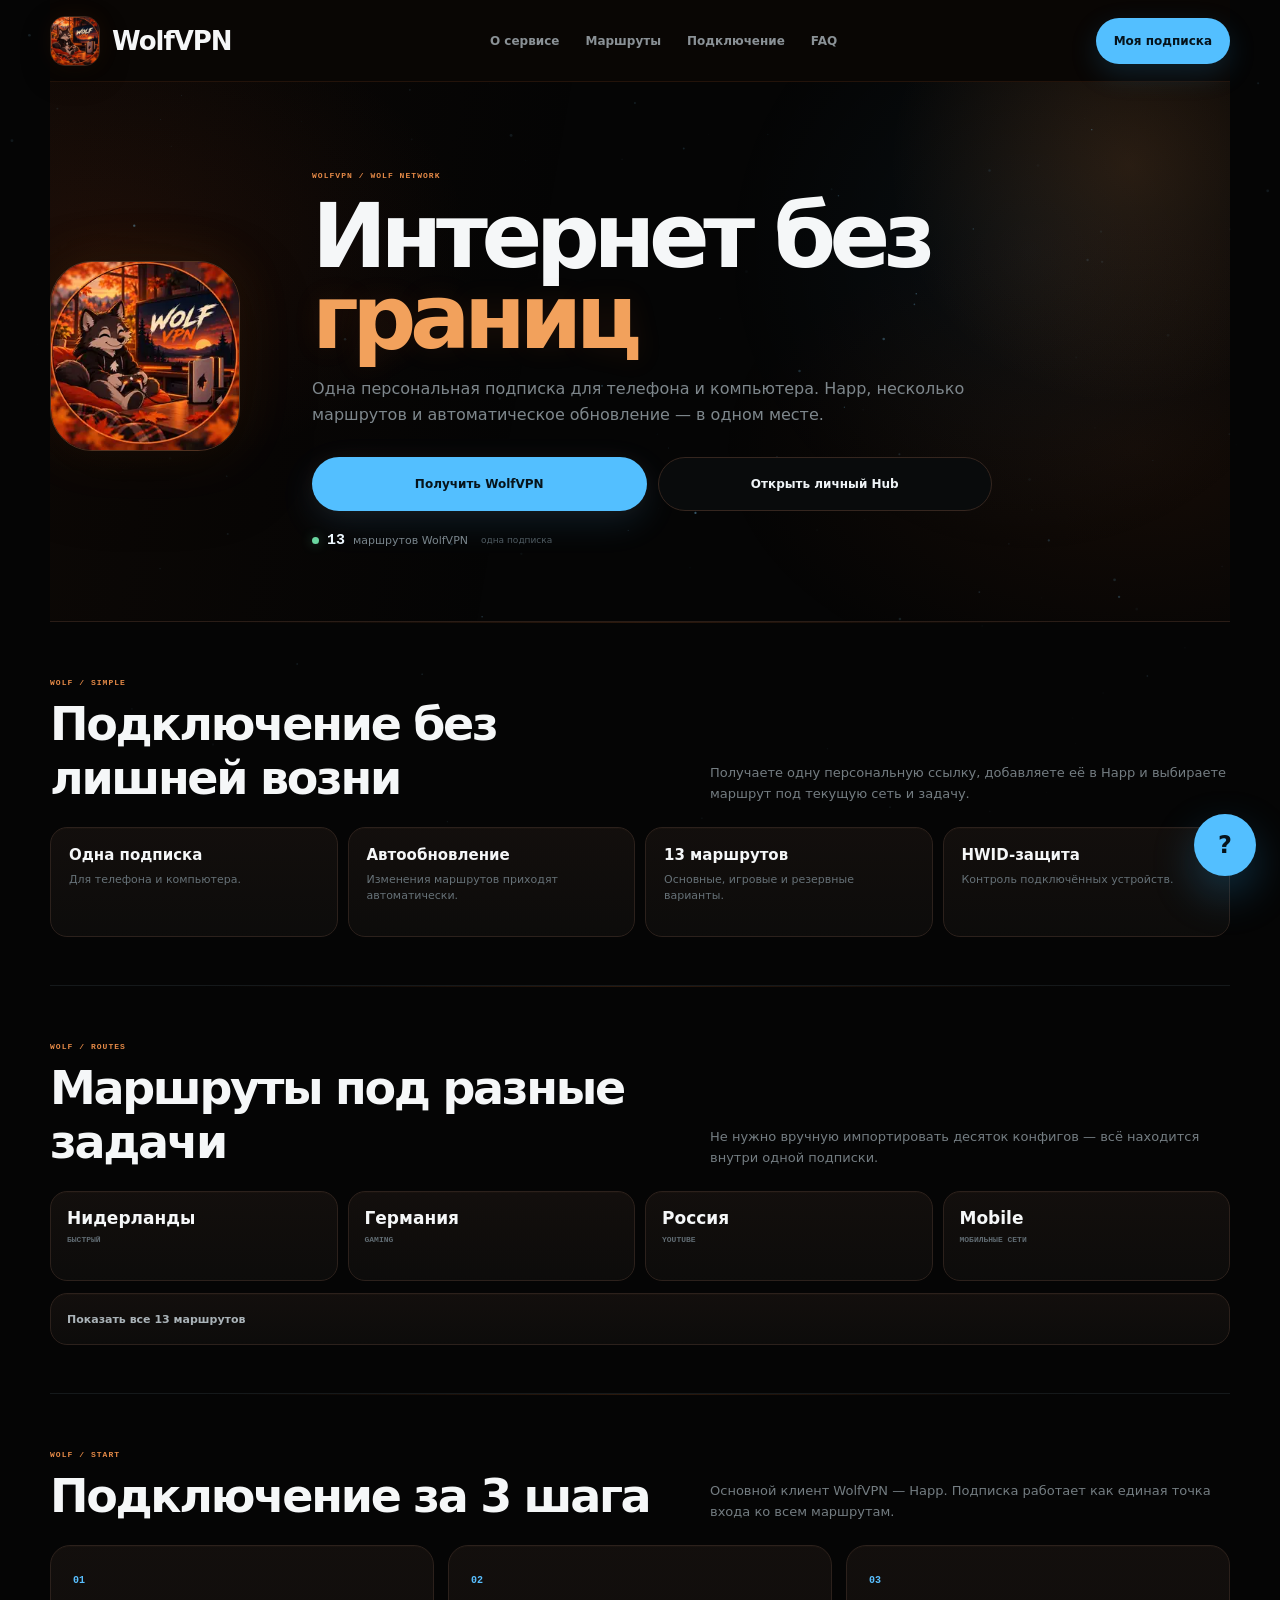
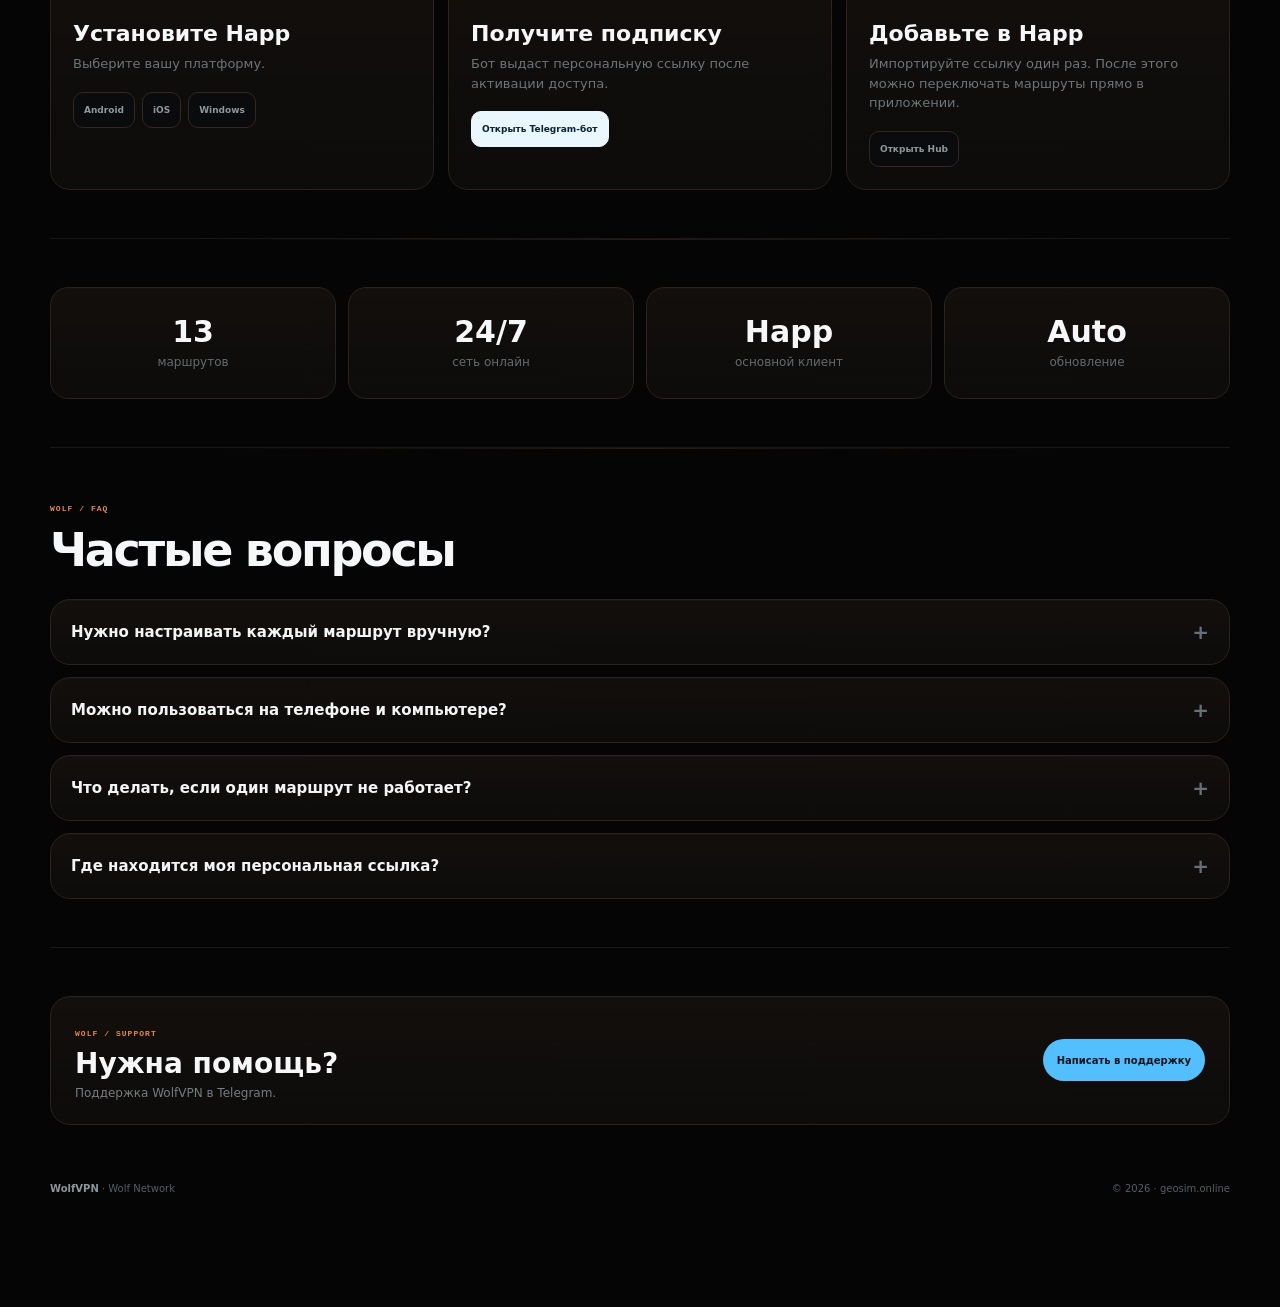
<file: index.html>
<!doctype html>
<html lang="ru">
<head>
  <meta charset="utf-8">
  <meta name="viewport" content="width=device-width,initial-scale=1,viewport-fit=cover">
  <meta name="theme-color" content="#0b0705">
  <meta name="description" content="WolfVPN — персональная сеть Wolf Network. Happ, 13 маршрутов и автоматическое обновление.">
  <meta property="og:title" content="WolfVPN — Интернет без границ">
  <meta property="og:description" content="Одна персональная подписка для телефона и компьютера. 13 маршрутов, Happ и автоматическое обновление.">
  <meta property="og:type" content="website">
  <meta property="og:url" content="https://geosim.online/">
  <link rel="icon" href="wolfvpn-autumn-2026.webp" type="image/webp">
  <title>WolfVPN — Wolf Network</title>
  <link rel="stylesheet" href="styles.css">
</head>
<body>
<canvas id="ambientStars" aria-hidden="true"></canvas>
<div class="autumnFall" id="autumnFall" aria-hidden="true"></div>

<div class="wrap">
  <header class="header">
    <a class="brand" href="#top" aria-label="WolfVPN">
      <div class="brandLogo"><img src="wolfvpn-autumn-2026.webp" alt="WolfVPN"></div>
      <div><strong>WolfVPN</strong></div>
    </a>

    <nav class="nav">
      <a href="#about">О сервисе</a>
      <a href="#routes">Маршруты</a>
      <a href="#setup">Подключение</a>
      <a href="#faq">FAQ</a>
    </nav>

    <div class="headerActions">
      <a class="openProfile" href="https://vpn.geosim.online/hub/">Моя подписка</a>
    </div>
  </header>

  <main id="top">
    <section class="returnHero reveal">
      <canvas id="heroStars" aria-hidden="true"></canvas>

      <div class="returnHeroLogo">
        <img src="wolfvpn-autumn-2026.webp" alt="WolfVPN">
      </div>

      <div class="returnHeroCopy">
        <span class="microLabel">WOLFVPN / WOLF NETWORK</span>
        <h1><span>Интернет без</span><strong>границ</strong></h1>
        <p>
          Одна персональная подписка для телефона и компьютера.
          Happ, несколько маршрутов и автоматическое обновление — в одном месте.
        </p>

        <div class="returnHeroButtons">
          <a class="returnPrimary" href="https://t.me/WolfVPN_ShopBot" target="_blank" rel="noopener">Получить WolfVPN</a>
          <a class="returnSecondary" href="https://vpn.geosim.online/hub/">Открыть личный Hub</a>
        </div>

        <div class="liveUsersBadge">
          <i></i><b>13</b><span>маршрутов WolfVPN</span>
          <small>одна подписка</small>
        </div>
      </div>
    </section>

    <section class="compactSection reveal" id="about">
      <div class="compactHead">
        <div>
          <span class="microLabel">WOLF / SIMPLE</span>
          <h2>Подключение без лишней возни</h2>
        </div>
        <p>
          Получаете одну персональную ссылку, добавляете её в Happ и выбираете маршрут под текущую сеть и задачу.
        </p>
      </div>

      <div class="compactFeatures">
        <article><b>Одна подписка</b><span>Для телефона и компьютера.</span></article>
        <article><b>Автообновление</b><span>Изменения маршрутов приходят автоматически.</span></article>
        <article><b>13 маршрутов</b><span>Основные, игровые и резервные варианты.</span></article>
        <article><b>HWID-защита</b><span>Контроль подключённых устройств.</span></article>
      </div>
    </section>

    <section class="compactSection reveal" id="routes">
      <div class="compactHead">
        <div>
          <span class="microLabel">WOLF / ROUTES</span>
          <h2>Маршруты под разные задачи</h2>
        </div>
        <p>Не нужно вручную импортировать десяток конфигов — всё находится внутри одной подписки.</p>
      </div>

      <div class="routeHighlights">
        <div><strong>Нидерланды</strong><span>БЫСТРЫЙ</span></div>
        <div><strong>Германия</strong><span>GAMING</span></div>
        <div><strong>Россия</strong><span>YOUTUBE</span></div>
        <div><strong>Mobile</strong><span>МОБИЛЬНЫЕ СЕТИ</span></div>
      </div>

      <details class="routeDetails">
        <summary>Показать все 13 маршрутов</summary>
        <div class="routeCompactList">
          <span>🇳🇱 Нидерланды ⚡ Быстрый</span>
          <span>🇩🇪 Германия [Игровой]</span>
          <span>🇩🇪 Германия [Игровой] 2</span>
          <span>🇷🇺 РФ | YouTube без рекламы</span>
          <span>🇪🇺 Обход NEW №1</span>
          <span>🇪🇺 Обход NEW VK №2</span>
          <span>🇪🇺 Обход NEW №3</span>
          <span>🇪🇺 Обход NEW №4</span>
          <span>🇪🇺 Обход NEW №5</span>
          <span>🇪🇺 Обход Mobile №6</span>
          <span>🇪🇺 Обход NEW №7</span>
          <span>🇪🇺 Обход NEW №8</span>
          <span>🇪🇺 Обход NEW №9</span>
        </div>
      </details>
    </section>

    <section class="compactSection reveal" id="setup">
      <div class="compactHead">
        <div>
          <span class="microLabel">WOLF / START</span>
          <h2>Подключение за 3 шага</h2>
        </div>
        <p>Основной клиент WolfVPN — Happ. Подписка работает как единая точка входа ко всем маршрутам.</p>
      </div>

      <div class="guideGrid">
        <article class="guideCard">
          <span class="guideNum">01</span>
          <h3>Установите Happ</h3>
          <p>Выберите вашу платформу.</p>
          <div class="guideButtons">
            <a href="https://play.google.com/store/apps/details?id=com.happproxy" target="_blank" rel="noopener">Android</a>
            <a href="https://apps.apple.com/us/app/happ-proxy-utility/id6504287215" target="_blank" rel="noopener">iOS</a>
            <a href="https://github.com/Happ-proxy/happ-desktop/releases/latest/download/setup-Happ.x64.exe" target="_blank" rel="noopener">Windows</a>
          </div>
        </article>

        <article class="guideCard">
          <span class="guideNum">02</span>
          <h3>Получите подписку</h3>
          <p>Бот выдаст персональную ссылку после активации доступа.</p>
          <a class="guideMain" href="https://t.me/WolfVPN_ShopBot" target="_blank" rel="noopener">Открыть Telegram-бот</a>
        </article>

        <article class="guideCard">
          <span class="guideNum">03</span>
          <h3>Добавьте в Happ</h3>
          <p>Импортируйте ссылку один раз. После этого можно переключать маршруты прямо в приложении.</p>
          <a class="guideSecondary" href="https://vpn.geosim.online/hub/">Открыть Hub</a>
        </article>
      </div>
    </section>

    <section class="compactSection reveal">
      <div class="miniStats">
        <div><b>13</b><span>маршрутов</span></div>
        <div><b>24/7</b><span>сеть онлайн</span></div>
        <div><b>Happ</b><span>основной клиент</span></div>
        <div><b>Auto</b><span>обновление</span></div>
      </div>
    </section>

    <section class="compactSection reveal" id="faq">
      <div class="compactHead">
        <div>
          <span class="microLabel">WOLF / FAQ</span>
          <h2>Частые вопросы</h2>
        </div>
      </div>

      <div class="faqList">
        <div class="faqItem">
          <button type="button"><span>Нужно настраивать каждый маршрут вручную?</span><span>+</span></button>
          <div class="faqAnswer">Нет. Все маршруты находятся внутри одной персональной подписки и обновляются централизованно.</div>
        </div>
        <div class="faqItem">
          <button type="button"><span>Можно пользоваться на телефоне и компьютере?</span><span>+</span></button>
          <div class="faqAnswer">Да. Количество одновременно используемых устройств зависит от лимита вашей подписки.</div>
        </div>
        <div class="faqItem">
          <button type="button"><span>Что делать, если один маршрут не работает?</span><span>+</span></button>
          <div class="faqAnswer">Переключитесь на другой маршрут в Happ. Для этого в подписке и предусмотрено несколько вариантов подключения.</div>
        </div>
        <div class="faqItem">
          <button type="button"><span>Где находится моя персональная ссылка?</span><span>+</span></button>
          <div class="faqAnswer">В личной посадочной странице WolfVPN Hub. Перейти в неё можно кнопкой «Моя подписка».</div>
        </div>
      </div>
    </section>

    <section class="compactEnd reveal">
      <div class="supportCompact">
        <div>
          <span class="microLabel">WOLF / SUPPORT</span>
          <h2>Нужна помощь?</h2>
          <p>Поддержка WolfVPN в Telegram.</p>
        </div>
        <a href="https://t.me/iLastFantasy" target="_blank" rel="noopener">Написать в поддержку</a>
      </div>
    </section>
  </main>

  <footer class="footer">
    <div><b>WolfVPN</b> · Wolf Network</div>
    <div>© <span id="year"></span> · geosim.online</div>
  </footer>
</div>

<a class="floatingSupport" href="https://t.me/iLastFantasy" target="_blank" rel="noopener" aria-label="Поддержка">?</a>

<script src="script.js"></script>
</body>
</html>
</file>
<file: styles.css>
:root{
  --bg:#050505;--text:#f5f7f8;--muted:#747b80;--line:#202326;
  --blue:#53bfff;--green:#6ad6a0;--radius:26px;--max:1180px;
}
*{box-sizing:border-box}
html{scroll-behavior:smooth;background:var(--bg);color-scheme:dark}
body{
  margin:0;min-height:100vh;background:#050505;color:var(--text);
  font-family:Inter,ui-sans-serif,system-ui,-apple-system,BlinkMacSystemFont,"Segoe UI",sans-serif;
  -webkit-font-smoothing:antialiased;overflow-x:hidden
}
body:after{
  content:"";position:fixed;inset:0;z-index:-3;pointer-events:none;
  background:
    radial-gradient(900px 620px at 12% 0%,rgba(181,73,24,.22),transparent 72%),
    radial-gradient(980px 620px at 88% 24%,rgba(238,132,45,.13),transparent 70%),
    linear-gradient(180deg,#0b0705,#080706 54%,#050505)
}
a{color:inherit;text-decoration:none}
button{font:inherit}
button,a{-webkit-tap-highlight-color:transparent}
.wrap{width:min(var(--max),calc(100% - 36px));margin:0 auto;position:relative;z-index:1}
#ambientStars{position:fixed;inset:0;width:100%;height:100%;z-index:0;pointer-events:none;opacity:.54;mix-blend-mode:screen}

.header{
  position:sticky;top:0;z-index:50;
  display:grid;grid-template-columns:auto 1fr auto;align-items:center;gap:24px;
  min-height:82px;padding:14px 0;background:rgba(10,7,5,.93);backdrop-filter:blur(16px);
  border-bottom:1px solid rgba(222,119,52,.12)
}
.brand{display:flex;align-items:center;gap:12px}
.brandLogo{
  width:50px;height:50px;border-radius:15px;overflow:hidden;background:#080a0b;border:1px solid #3d281c;
  box-shadow:0 10px 30px rgba(0,0,0,.28),0 0 22px rgba(220,108,42,.08)
}
.brandLogo img{width:100%;height:100%;display:block;object-fit:cover}
.brand strong{font-size:26px;letter-spacing:-.04em}
.nav{justify-self:center;display:flex;gap:26px}
.nav a{color:#8a9196;font-size:12px;font-weight:750;transition:.18s}
.nav a:hover{color:#fff}
.openProfile{
  min-height:46px;display:inline-flex;align-items:center;justify-content:center;padding:0 18px;border-radius:999px;
  background:var(--blue);color:#06131b;font-size:12px;font-weight:900;box-shadow:0 10px 28px rgba(39,157,228,.18)
}

.returnHero{
  min-height:540px;display:grid;grid-template-columns:220px minmax(0,1fr);gap:42px;align-items:center;
  padding:62px 0 54px;border-bottom:1px solid #2a1d17;position:relative;overflow:hidden;
  background:
    radial-gradient(520px 320px at 4% 30%,rgba(154,58,22,.12),transparent 72%),
    radial-gradient(580px 350px at 92% 68%,rgba(220,103,35,.08),transparent 72%),
    linear-gradient(100deg,rgba(109,54,20,.08),transparent 42%)
}
.returnHero:after{
  content:"";position:absolute;right:-110px;top:-140px;width:620px;height:620px;border-radius:50%;
  background:radial-gradient(circle at 66% 36%,rgba(245,138,54,.14),transparent 42%),
             radial-gradient(circle,rgba(83,191,255,.055),transparent 70%);
  pointer-events:none
}
#heroStars{position:absolute;inset:0;width:100%;height:100%;z-index:1;pointer-events:none;opacity:.92}
.returnHeroLogo{
  position:relative;z-index:2;width:190px;height:190px;border-radius:42px;overflow:hidden;
  border:1px solid #513221;background:#0b0908;
  box-shadow:0 24px 70px rgba(0,0,0,.36),0 0 54px rgba(231,120,45,.12);
  animation:wolfFloat 6.8s ease-in-out infinite
}
.returnHeroLogo img{width:100%;height:100%;display:block;object-fit:cover}
.returnHeroCopy{position:relative;z-index:2}
.microLabel{color:#e58a47;font:850 8px/1 ui-monospace,monospace;letter-spacing:.13em}
.returnHero h1{margin:14px 0 18px;font-size:clamp(56px,7vw,92px);line-height:.9;letter-spacing:-.072em}
.returnHero h1 span,.returnHero h1 strong{display:block}
.returnHero h1 strong{color:#f2a15c;text-shadow:0 0 28px rgba(226,112,38,.10)}
.returnHeroCopy>p{max-width:720px;margin:0;color:#7e878c;font-size:16px;line-height:1.65}
.returnHeroButtons{display:grid;grid-template-columns:1fr 1fr;gap:11px;max-width:680px;margin-top:28px}
.returnHeroButtons a{min-height:54px;display:flex;align-items:center;justify-content:center;border-radius:999px;font-size:12px;font-weight:900;transition:.22s}
.returnPrimary{background:#53bfff;color:#07141b;box-shadow:0 12px 34px rgba(83,191,255,.12),0 0 24px rgba(229,122,51,.06)}
.returnSecondary{border:1px solid #35261f;background:#090b0c;color:#eef3f6}
.returnHeroButtons a:hover{transform:translateY(-2px)}
.liveUsersBadge{display:flex;align-items:center;gap:8px;margin-top:22px;color:#79858c;font-size:11px;flex-wrap:wrap}
.liveUsersBadge i{width:7px;height:7px;border-radius:50%;background:#6ad6a0;box-shadow:0 0 12px rgba(106,214,160,.4);animation:livePulse 2.1s ease-in-out infinite}
.liveUsersBadge b{color:#eef8ff;font:900 15px/1 ui-monospace,monospace}
.liveUsersBadge small{margin-left:5px;color:#505c63;font-size:9px}

.compactSection{padding:48px 0;border-bottom:1px solid #15191b;position:relative}
.compactSection:before{
  content:"";position:absolute;left:50%;top:0;width:min(880px,90vw);height:1px;transform:translateX(-50%);
  background:linear-gradient(90deg,transparent,rgba(226,119,51,.18),transparent)
}
.compactHead{display:flex;justify-content:space-between;align-items:end;gap:26px;margin-bottom:22px}
.compactHead h2{margin:8px 0 0;font-size:clamp(30px,4vw,46px);letter-spacing:-.05em}
.compactHead>p{max-width:520px;margin:0;color:#747d82;font-size:13px;line-height:1.6}

.compactFeatures{display:grid;grid-template-columns:repeat(4,1fr);gap:10px}
.compactFeatures article,.routeHighlights>div,.guideCard,.miniStats>div,.supportCompact,.routeDetails,.faqItem{
  border-color:#2c211c;background:linear-gradient(180deg,rgba(19,15,13,.98),rgba(13,12,11,.98));
  box-shadow:inset 0 1px 0 rgba(255,178,104,.025)
}
.compactFeatures article{min-height:110px;padding:18px;border:1px solid #2c211c;border-radius:17px}
.compactFeatures b{display:block;font-size:15px}
.compactFeatures span{display:block;margin-top:8px;color:#667177;font-size:11px;line-height:1.45}

.routeHighlights{display:grid;grid-template-columns:repeat(4,1fr);gap:10px}
.routeHighlights>div{min-height:90px;padding:16px;border:1px solid #2c211c;border-radius:17px}
.routeHighlights strong{display:block;font-size:17px}
.routeHighlights span{display:block;margin-top:8px;color:#606b72;font:800 8px/1 ui-monospace,monospace}
.routeDetails{margin-top:12px;border:1px solid #2c211c;border-radius:17px;overflow:hidden}
.routeDetails summary{min-height:50px;padding:0 16px;display:flex;align-items:center;cursor:pointer;color:#aab3b8;font-size:11px;font-weight:850;list-style:none}
.routeDetails summary::-webkit-details-marker{display:none}
.routeCompactList{display:grid;grid-template-columns:1fr 1fr;padding:0 16px 14px;gap:0 20px}
.routeCompactList span{padding:9px 0;border-bottom:1px solid #171a1c;color:#737d82;font-size:11px}

.guideGrid{display:grid;grid-template-columns:repeat(3,1fr);gap:14px}
.guideCard{min-height:205px;padding:22px;border:1px solid #2c211c;border-radius:20px}
.guideNum{color:#59bfff;font:900 10px/1 ui-monospace,monospace}
.guideCard h3{margin:34px 0 8px;font-size:22px}
.guideCard p{margin:0;color:#6c757a;font-size:13px;line-height:1.5}
.guideButtons{display:flex;gap:7px;flex-wrap:wrap;margin-top:18px}
.guideButtons a,.guideMain,.guideSecondary{
  min-height:36px;display:inline-flex;align-items:center;justify-content:center;padding:0 10px;
  border:1px solid #35261f;border-radius:10px;background:#090b0c;color:#8d999f;font-size:9px;font-weight:900
}
.guideMain{margin-top:18px;background:#eaf7ff;color:#082332;border-color:#eaf7ff}
.guideSecondary{margin-top:18px}

.miniStats{display:grid;grid-template-columns:repeat(4,1fr);gap:12px}
.miniStats>div{min-height:112px;border:1px solid #2c211c;border-radius:18px;display:flex;flex-direction:column;align-items:center;justify-content:center;text-align:center}
.miniStats b{font-size:30px;line-height:1}
.miniStats span{margin-top:8px;color:#626b70;font-size:12px}

.faqList{display:grid;gap:12px}
.faqItem{border:1px solid #2c211c;border-radius:20px;overflow:hidden}
.faqItem button{
  width:100%;min-height:64px;padding:0 20px;border:0;background:transparent;color:#f2f4f5;
  display:flex;align-items:center;justify-content:space-between;text-align:left;font-size:15px;font-weight:850;cursor:pointer
}
.faqItem button span:last-child{color:#657079;font-size:20px}
.faqAnswer{display:none;padding:0 20px 20px;color:#727b80;font-size:13px;line-height:1.65}
.faqItem.open .faqAnswer{display:block}

.compactEnd{padding:48px 0 28px}
.supportCompact{padding:24px;border:1px solid #2c211c;border-radius:20px;display:flex;align-items:center;justify-content:space-between;gap:22px}
.supportCompact h2{margin:7px 0 6px;font-size:28px}
.supportCompact p{margin:0;color:#747d82;font-size:12px}
.supportCompact>a{
  min-height:42px;padding:0 14px;border-radius:999px;background:#53bfff;color:#07141b;
  display:flex;align-items:center;font-size:10px;font-weight:900;white-space:nowrap
}

.footer{display:flex;justify-content:space-between;gap:18px;padding:28px 0 110px;color:#555e63;font-size:10px;line-height:1.6}
.footer b{color:#8b959a}
.floatingSupport{
  position:fixed;right:24px;bottom:24px;z-index:45;width:62px;height:62px;border-radius:50%;
  display:grid;place-items:center;background:var(--blue);color:#07131a;font-size:24px;font-weight:900;
  box-shadow:0 18px 44px rgba(39,157,228,.28)
}

.autumnFall{position:fixed;inset:0;z-index:8;overflow:hidden;pointer-events:none}
.autumnLeaf{
  position:absolute;top:-44px;left:0;line-height:1;user-select:none;opacity:0;
  filter:drop-shadow(0 4px 5px rgba(0,0,0,.24));will-change:transform,opacity;
  animation:autumnLeafFall var(--duration) linear forwards
}
@keyframes autumnLeafFall{
  0%{transform:translate3d(0,-35px,0) rotate(0deg);opacity:0}
  8%{opacity:var(--opacity)}
  48%{transform:translate3d(var(--sway),52vh,0) rotate(var(--spin-half));opacity:var(--opacity)}
  92%{opacity:var(--opacity)}
  100%{transform:translate3d(var(--drift),108vh,0) rotate(var(--spin));opacity:0}
}
@keyframes wolfFloat{0%,100%{transform:translate3d(0,0,0)}50%{transform:translate3d(0,-7px,0)}}
@keyframes livePulse{0%,100%{opacity:.65;transform:scale(.9);box-shadow:0 0 0 0 rgba(106,214,160,.22)}50%{opacity:1;transform:scale(1.08);box-shadow:0 0 0 8px rgba(106,214,160,0)}}
.reveal{opacity:0;transform:translateY(18px);transition:opacity .52s cubic-bezier(.2,.7,.2,1),transform .52s cubic-bezier(.2,.7,.2,1)}
.reveal.in{opacity:1;transform:none}

@media(max-width:900px){
  .nav{display:none}
  .compactFeatures,.routeHighlights{grid-template-columns:1fr 1fr}
  .guideGrid{grid-template-columns:1fr}
  .compactHead{display:block}.compactHead>p{margin-top:10px}
  .routeCompactList{grid-template-columns:1fr}
}
@media(max-width:700px){
  .wrap{width:calc(100% - 22px)}
  .header{min-height:72px;padding:10px 0;grid-template-columns:1fr auto;gap:8px}
  .brand{gap:9px}.brandLogo{width:42px;height:42px;border-radius:13px}.brand strong{font-size:20px}
  .openProfile{min-height:42px;padding:0 13px;font-size:10px}
  .returnHero{min-height:0;grid-template-columns:1fr;padding:40px 0 34px;text-align:center;gap:22px}
  .returnHeroLogo{width:104px;height:104px;border-radius:28px;margin:0 auto}
  .returnHero h1{font-size:clamp(50px,14.5vw,72px)}
  .returnHeroCopy>p{font-size:14px}
  .returnHeroButtons{grid-template-columns:1fr;margin-top:24px}
  .liveUsersBadge{justify-content:center}
  .compactSection{padding:36px 0}
  .compactFeatures{grid-template-columns:1fr 1fr;gap:8px}
  .routeHighlights{grid-template-columns:1fr 1fr;gap:7px}
  .miniStats{grid-template-columns:1fr 1fr;gap:7px}
  .supportCompact{display:block}.supportCompact>a{margin-top:16px;width:max-content}
  .footer{text-align:center;display:block}.footer div+div{margin-top:8px}
  .floatingSupport{right:18px;bottom:18px;width:58px;height:58px}
}
@media(prefers-reduced-motion:reduce){
  *{animation:none!important;transition:none!important}
  .reveal{opacity:1!important;transform:none!important}
  .autumnFall{display:none!important}
}
</file>
